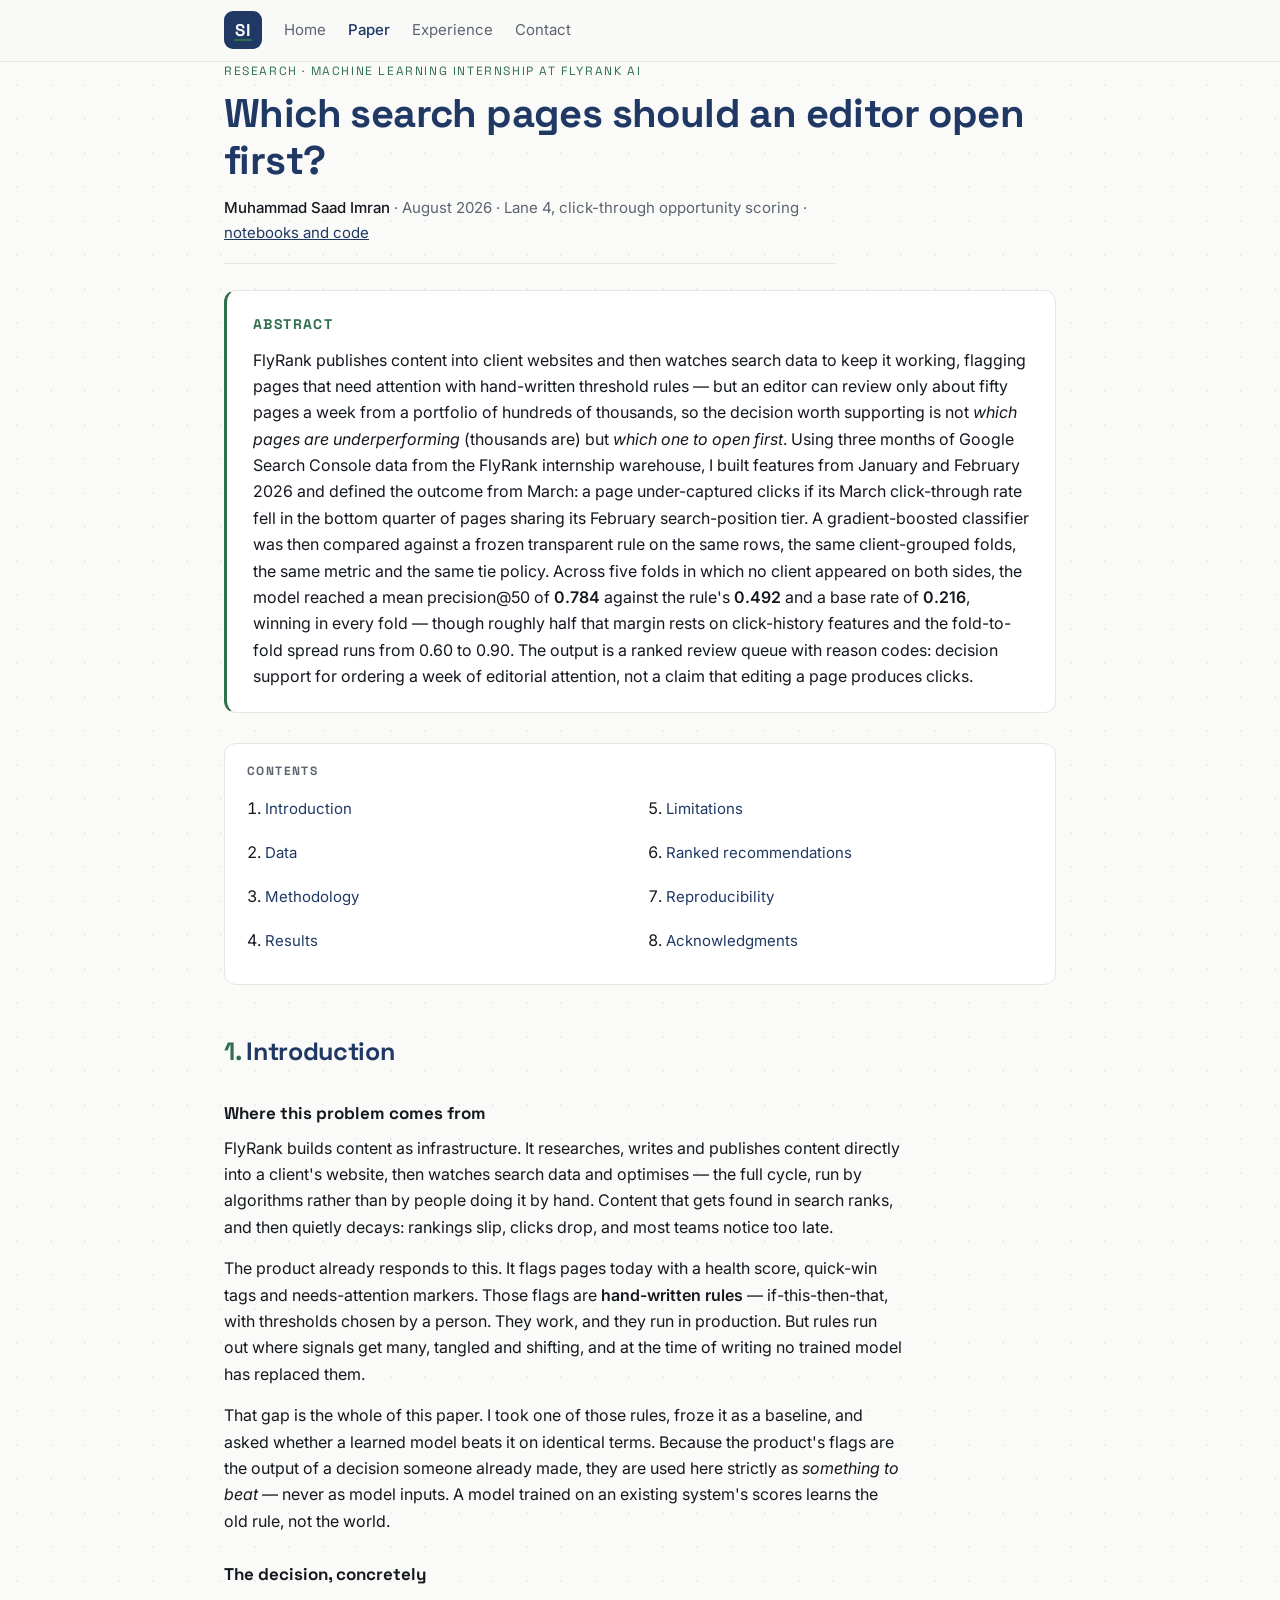
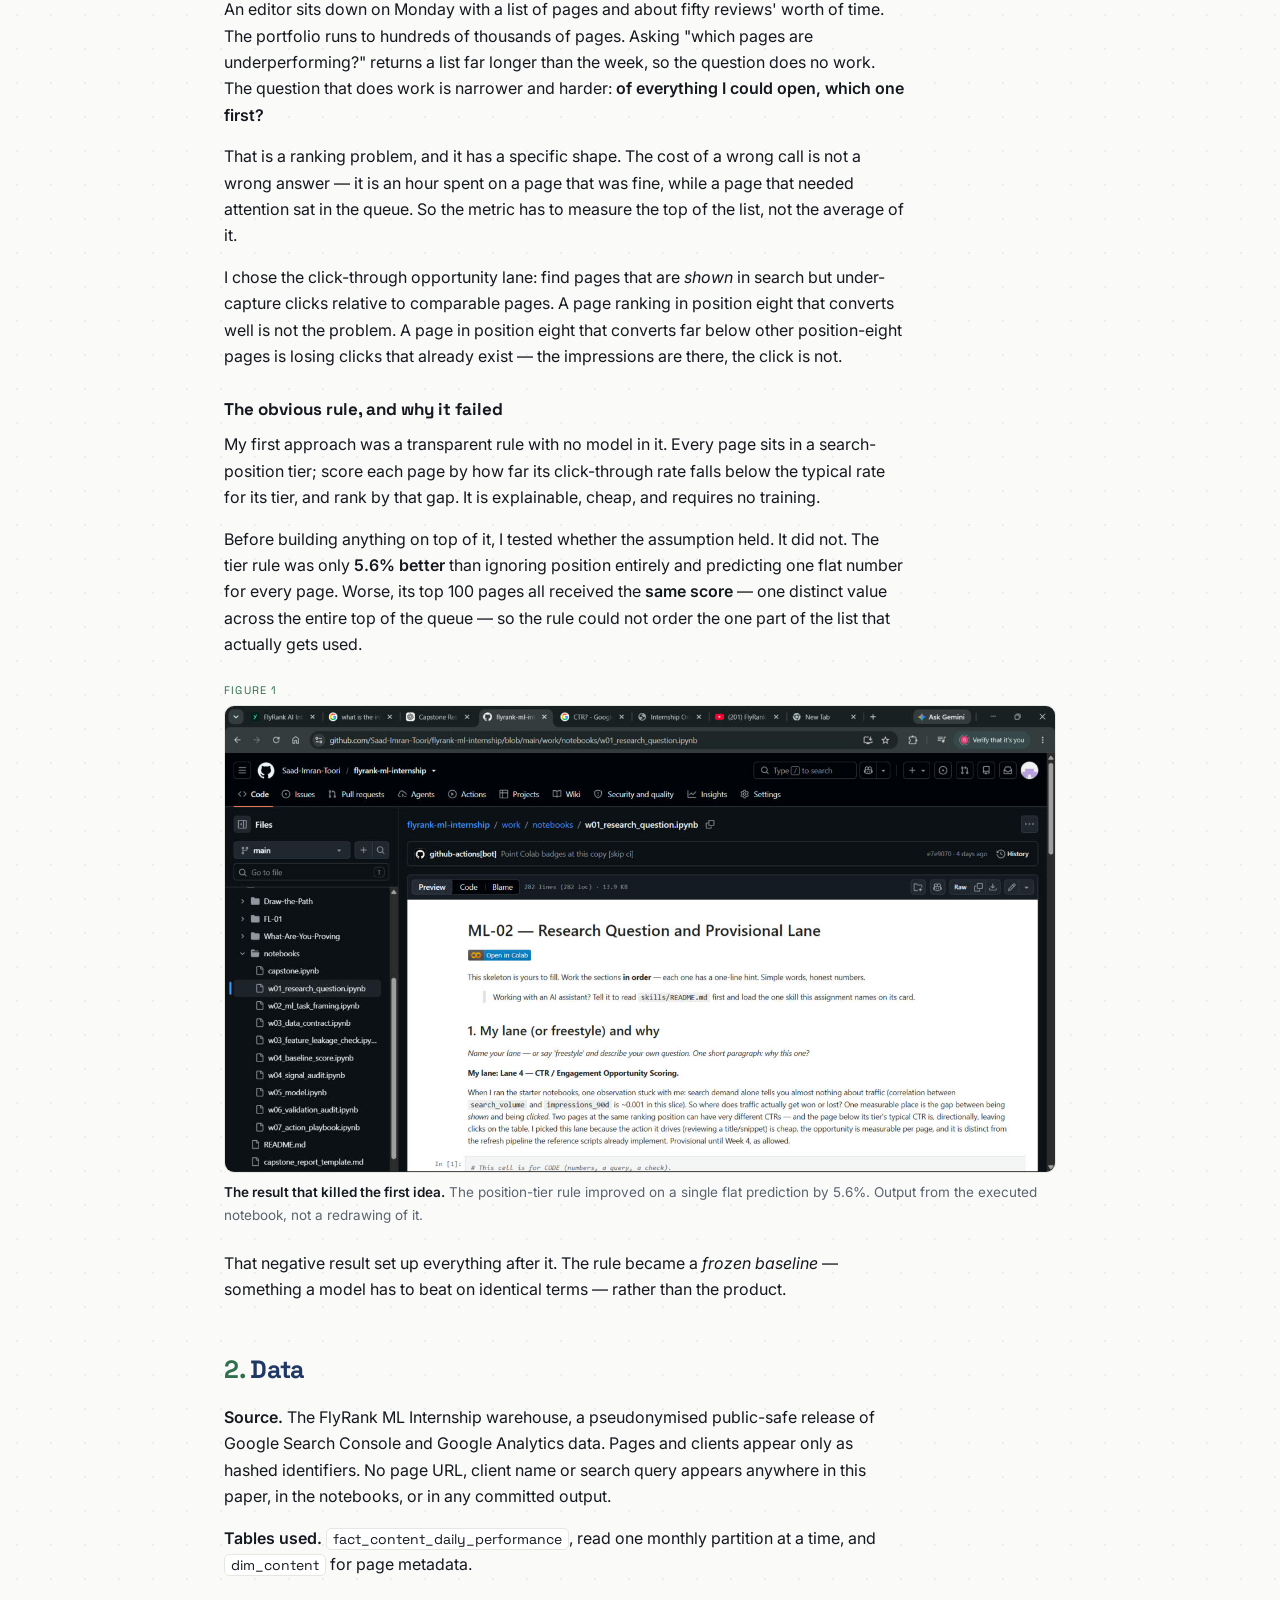
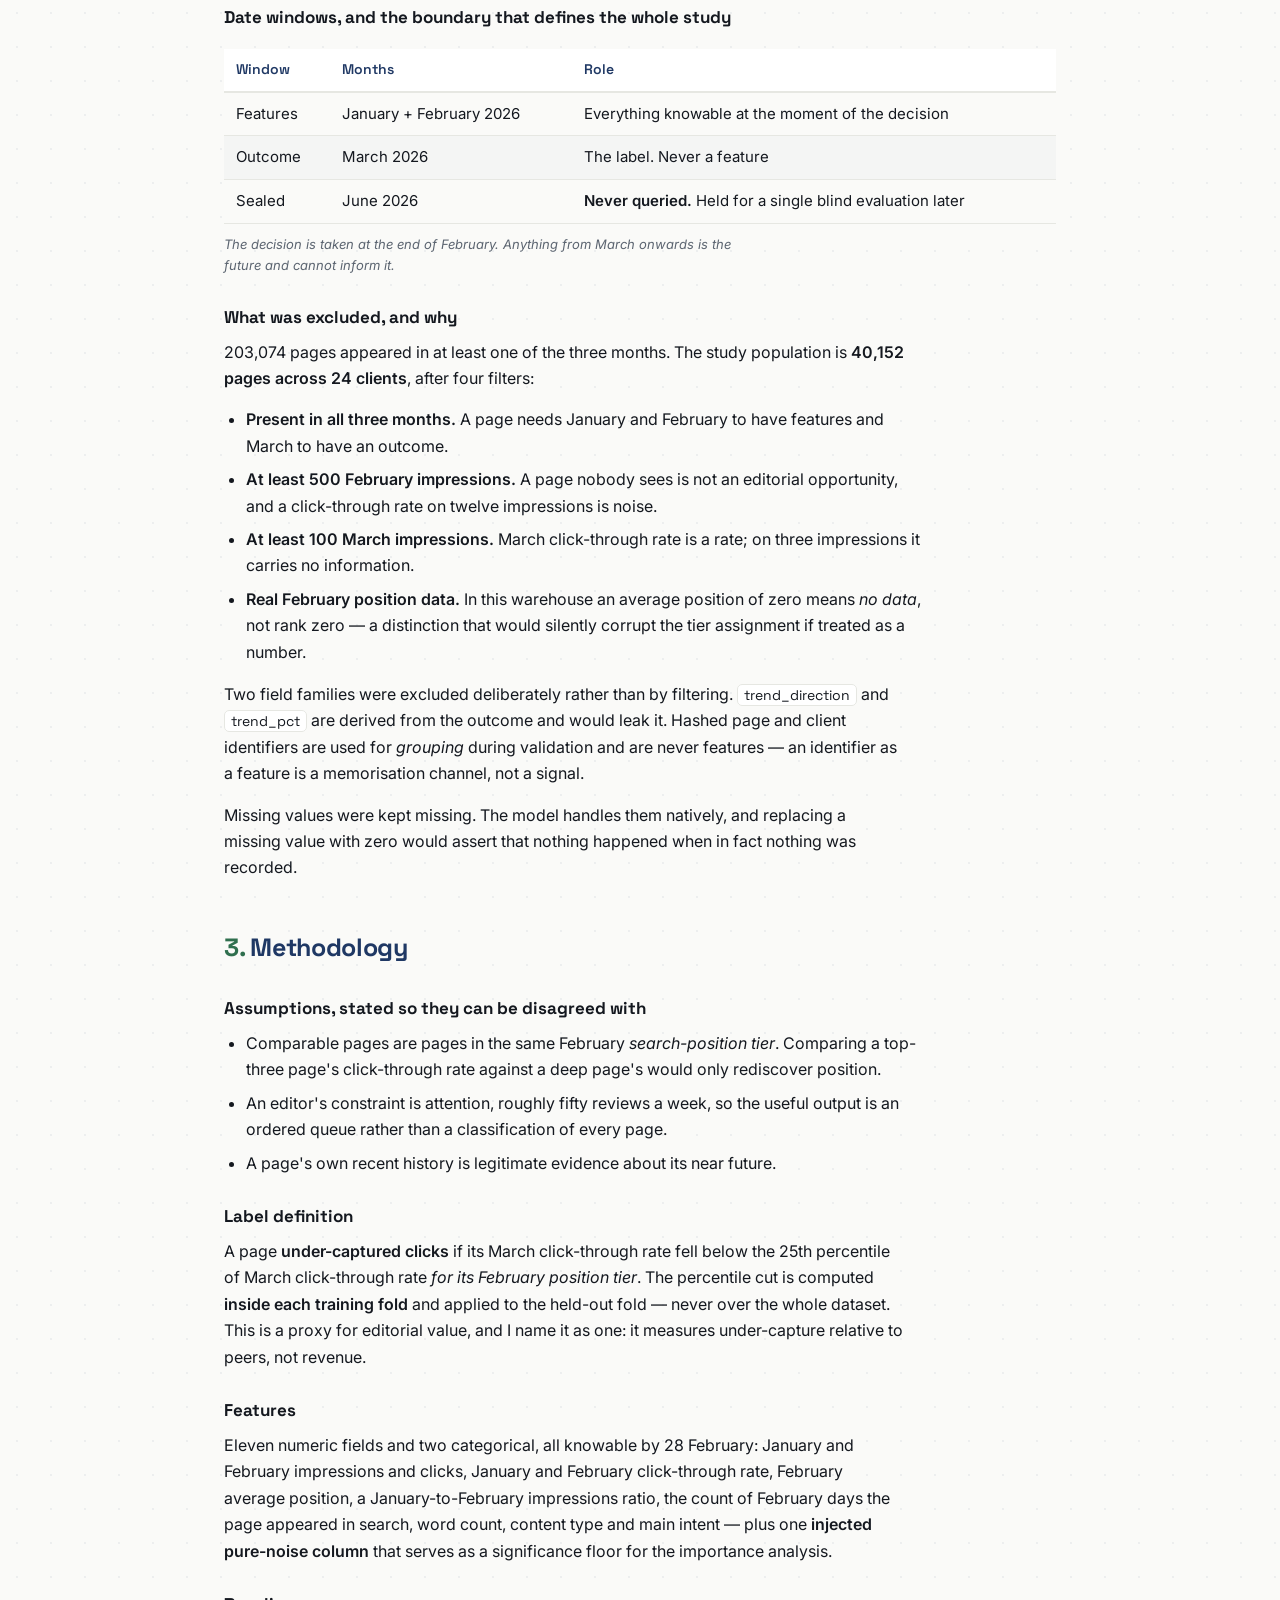
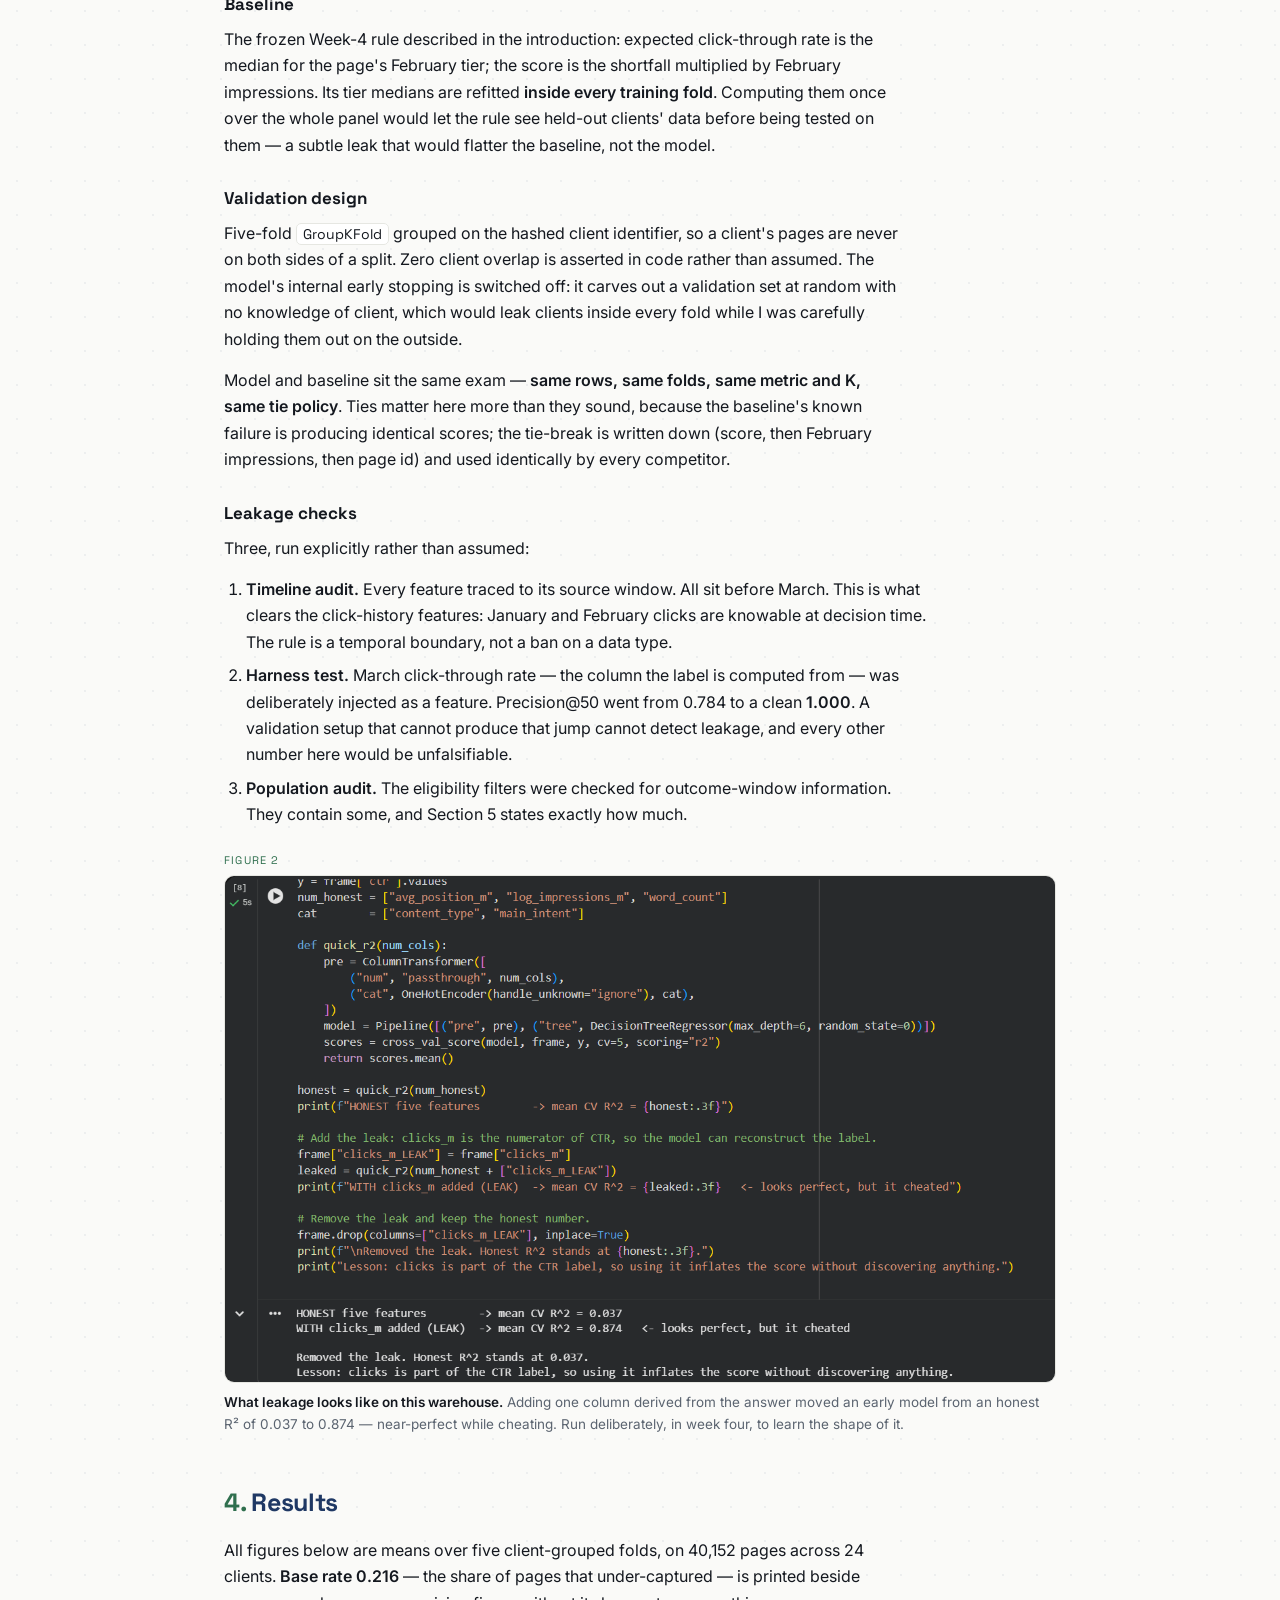
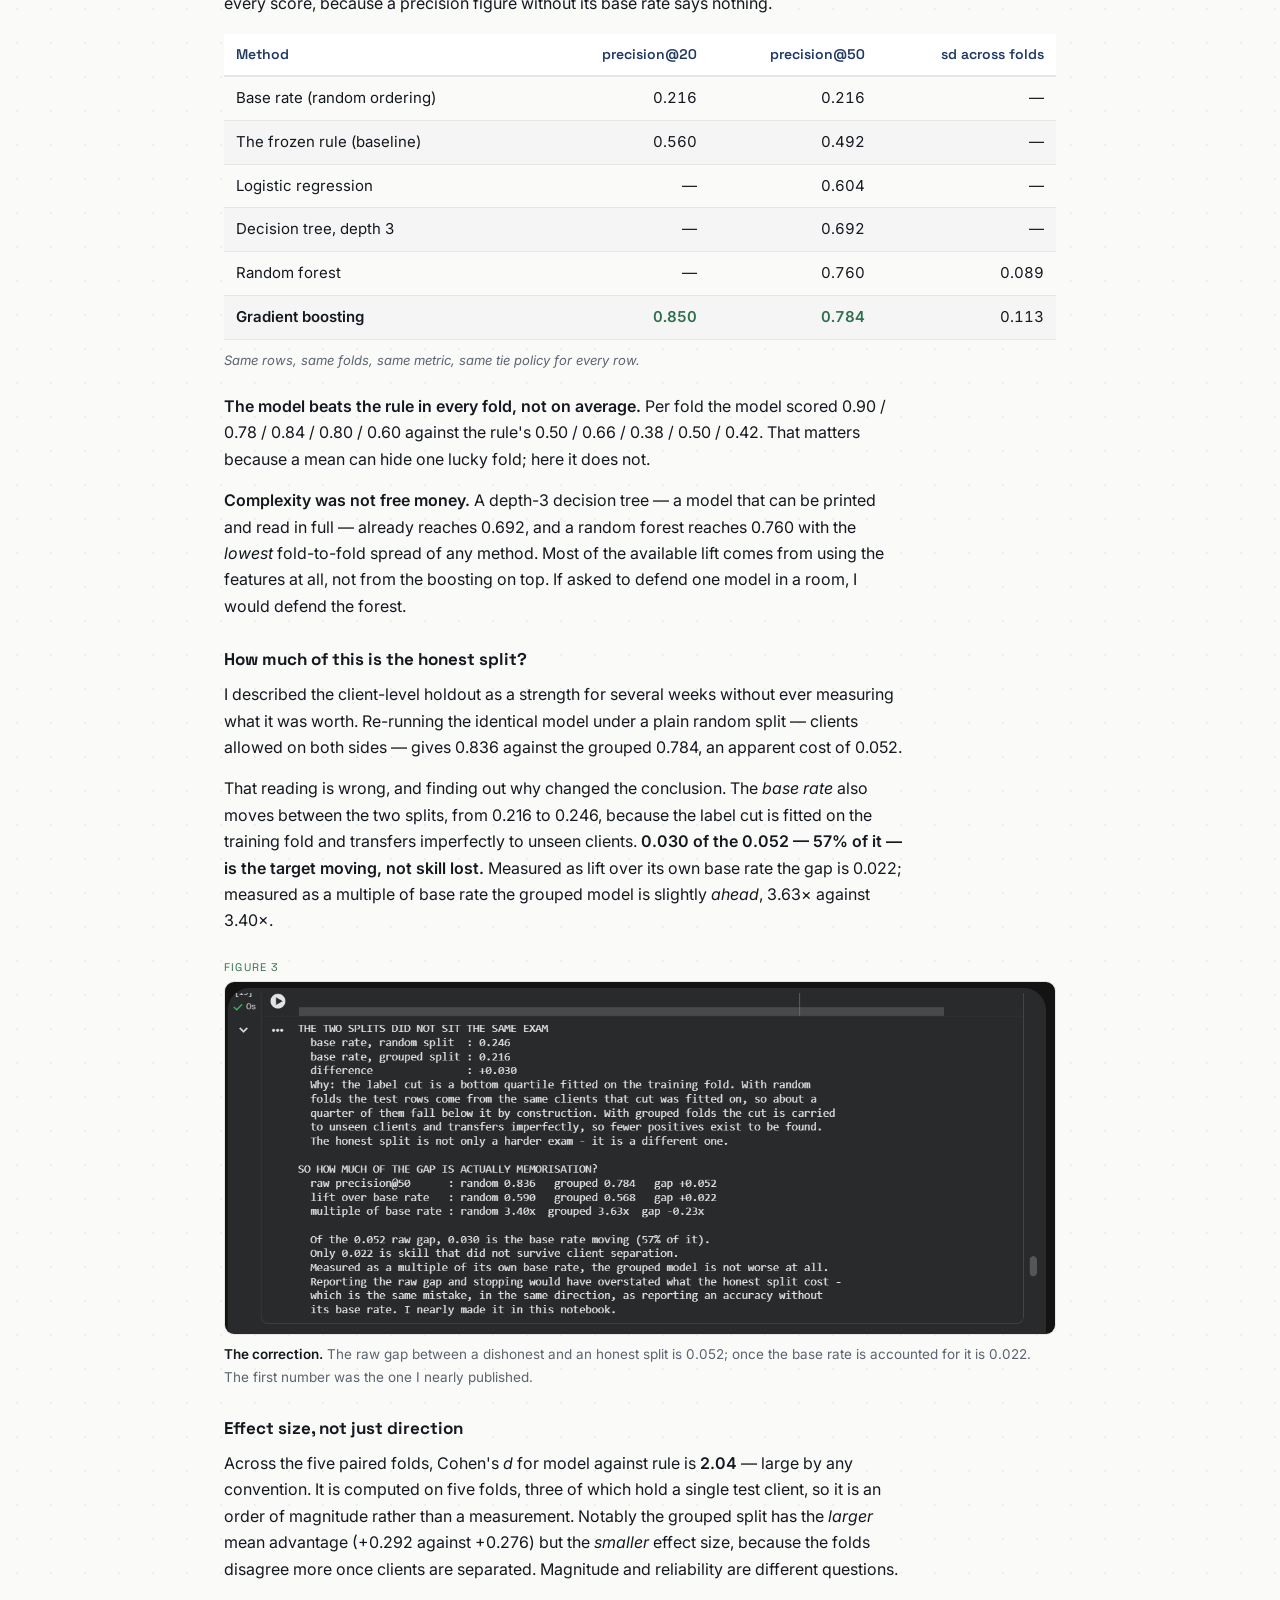
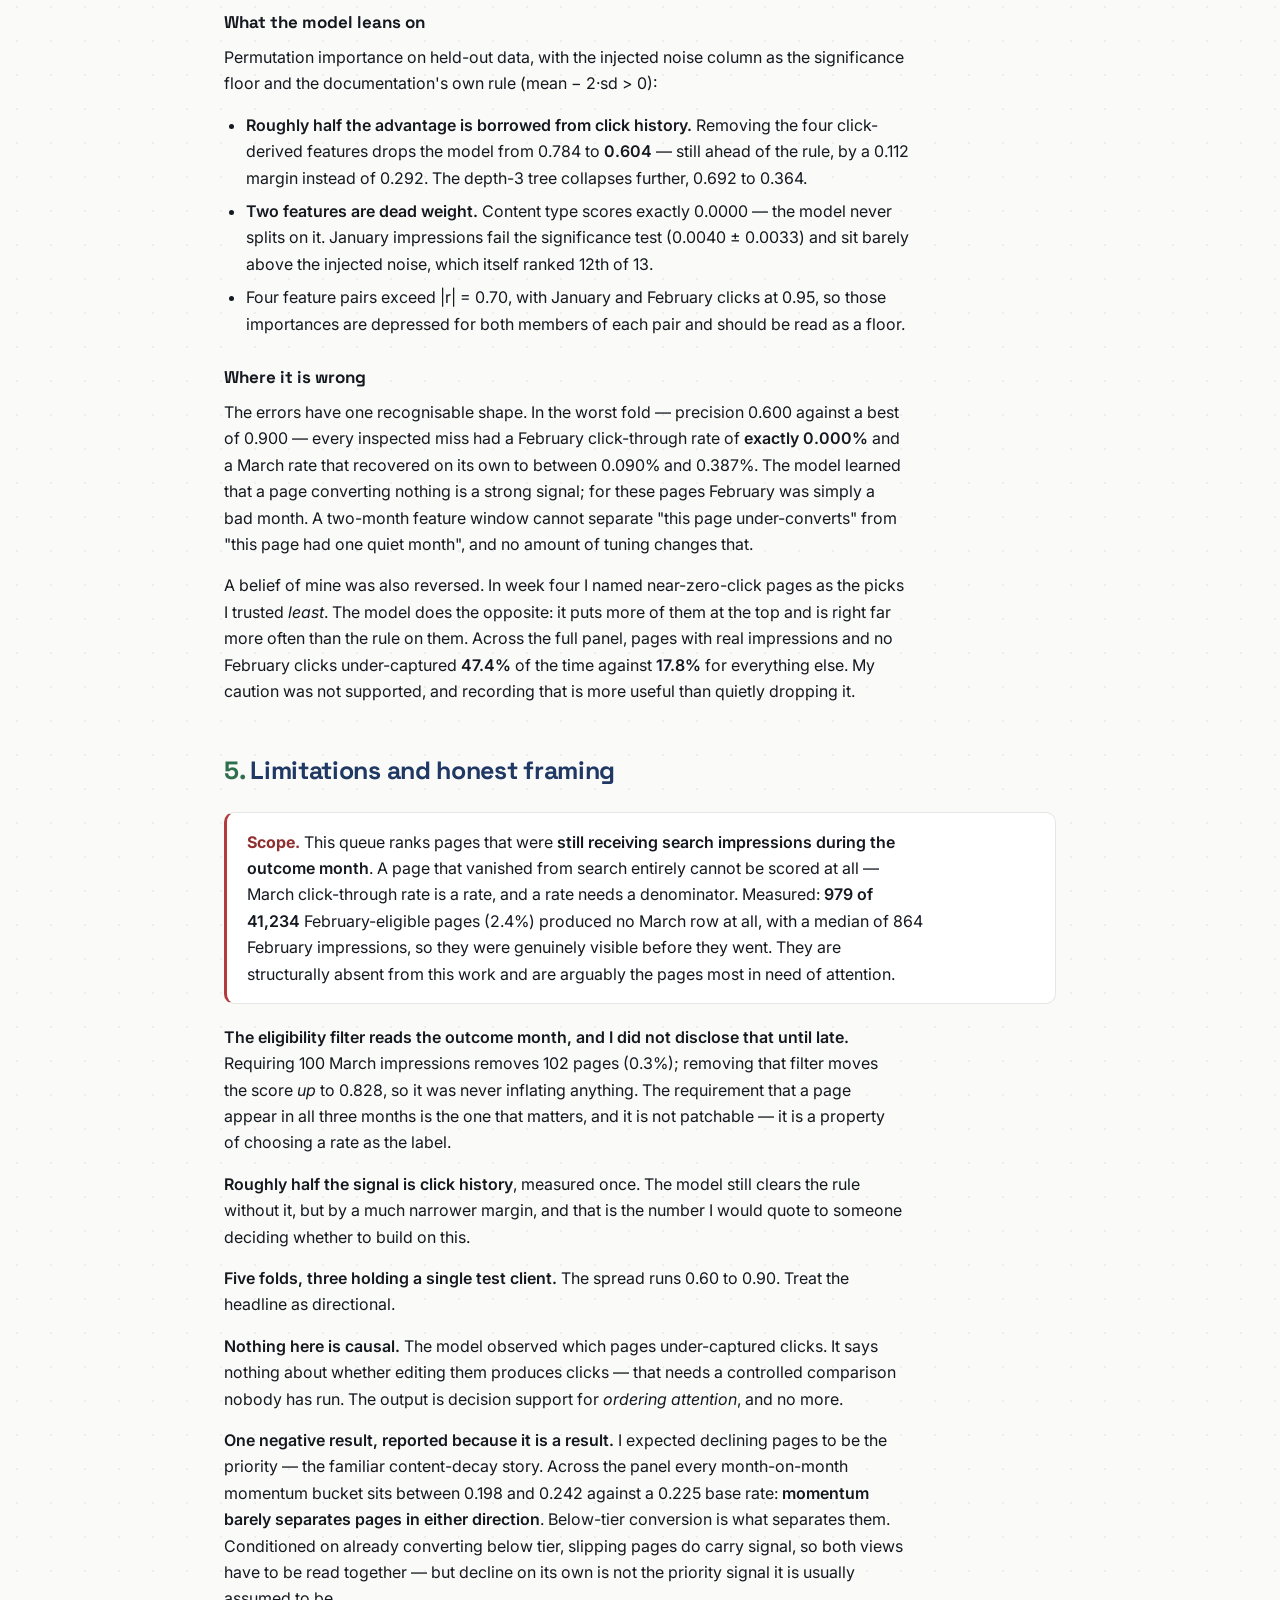
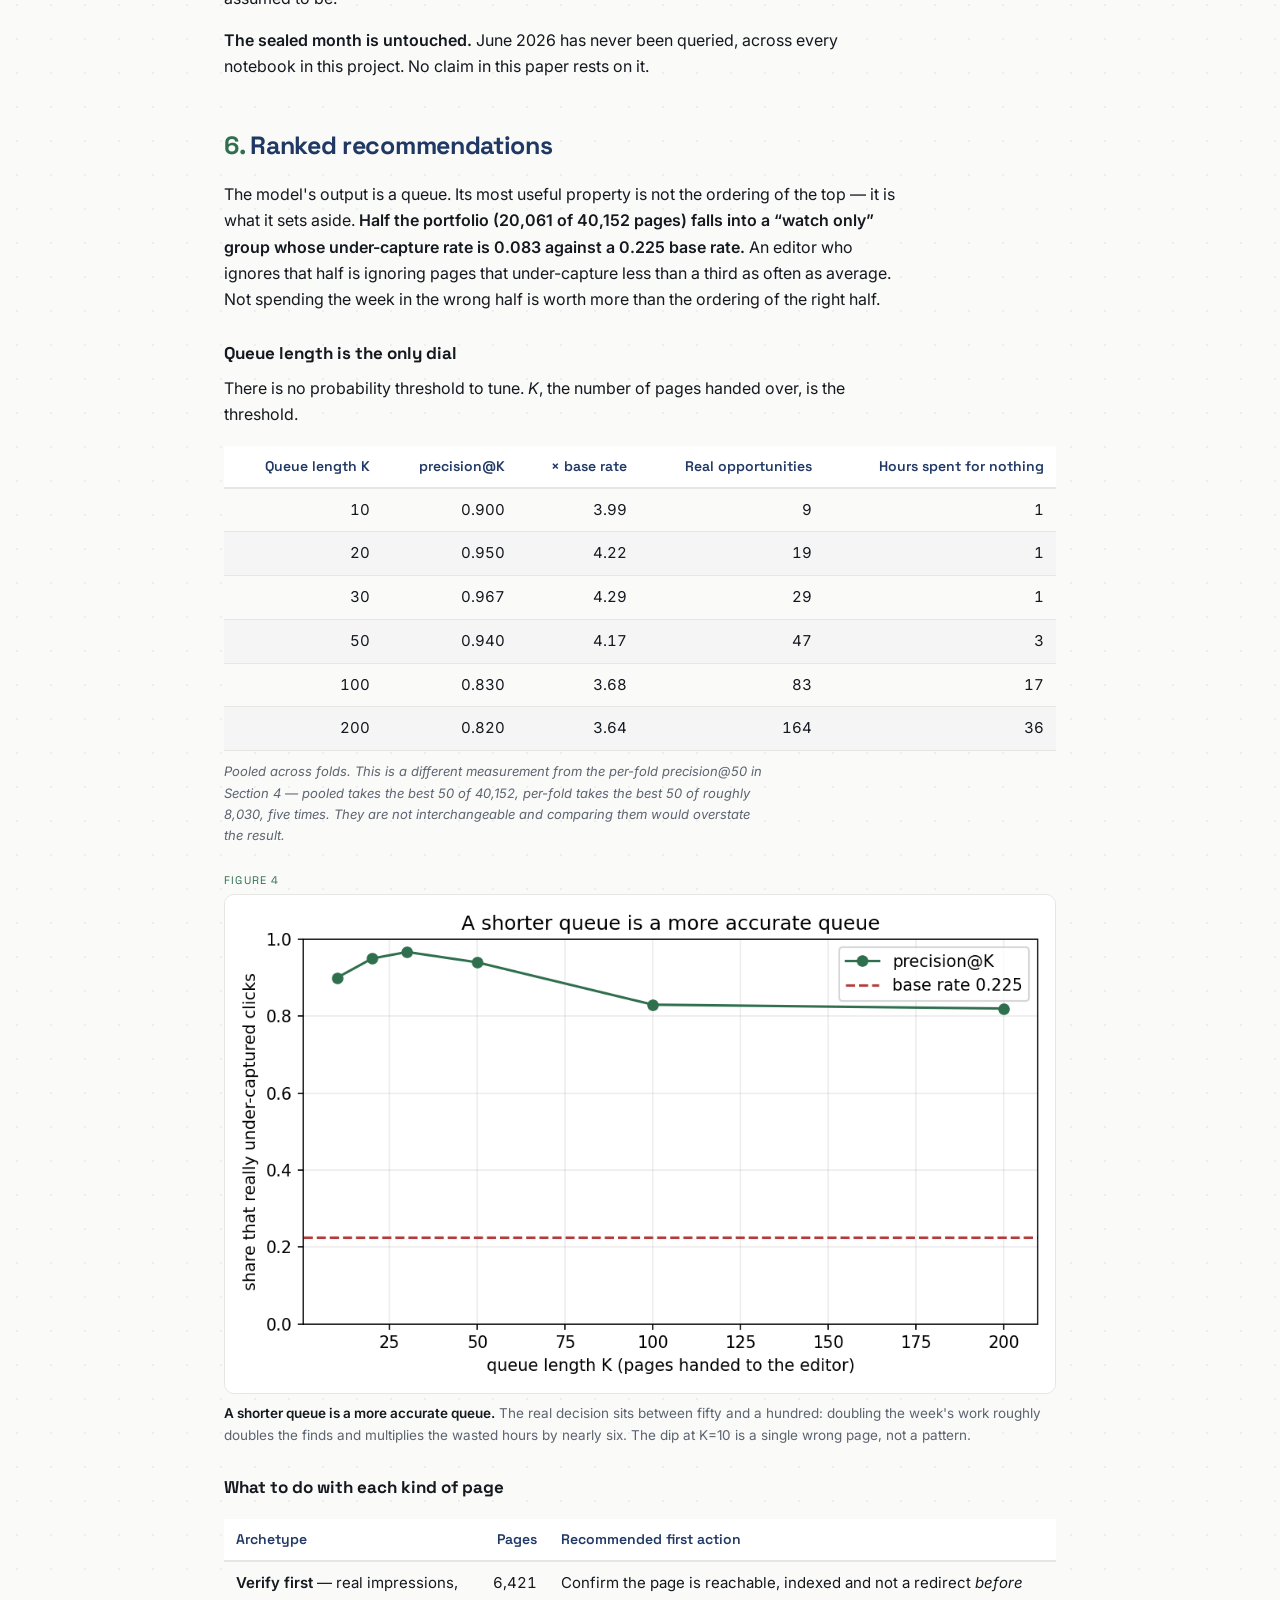
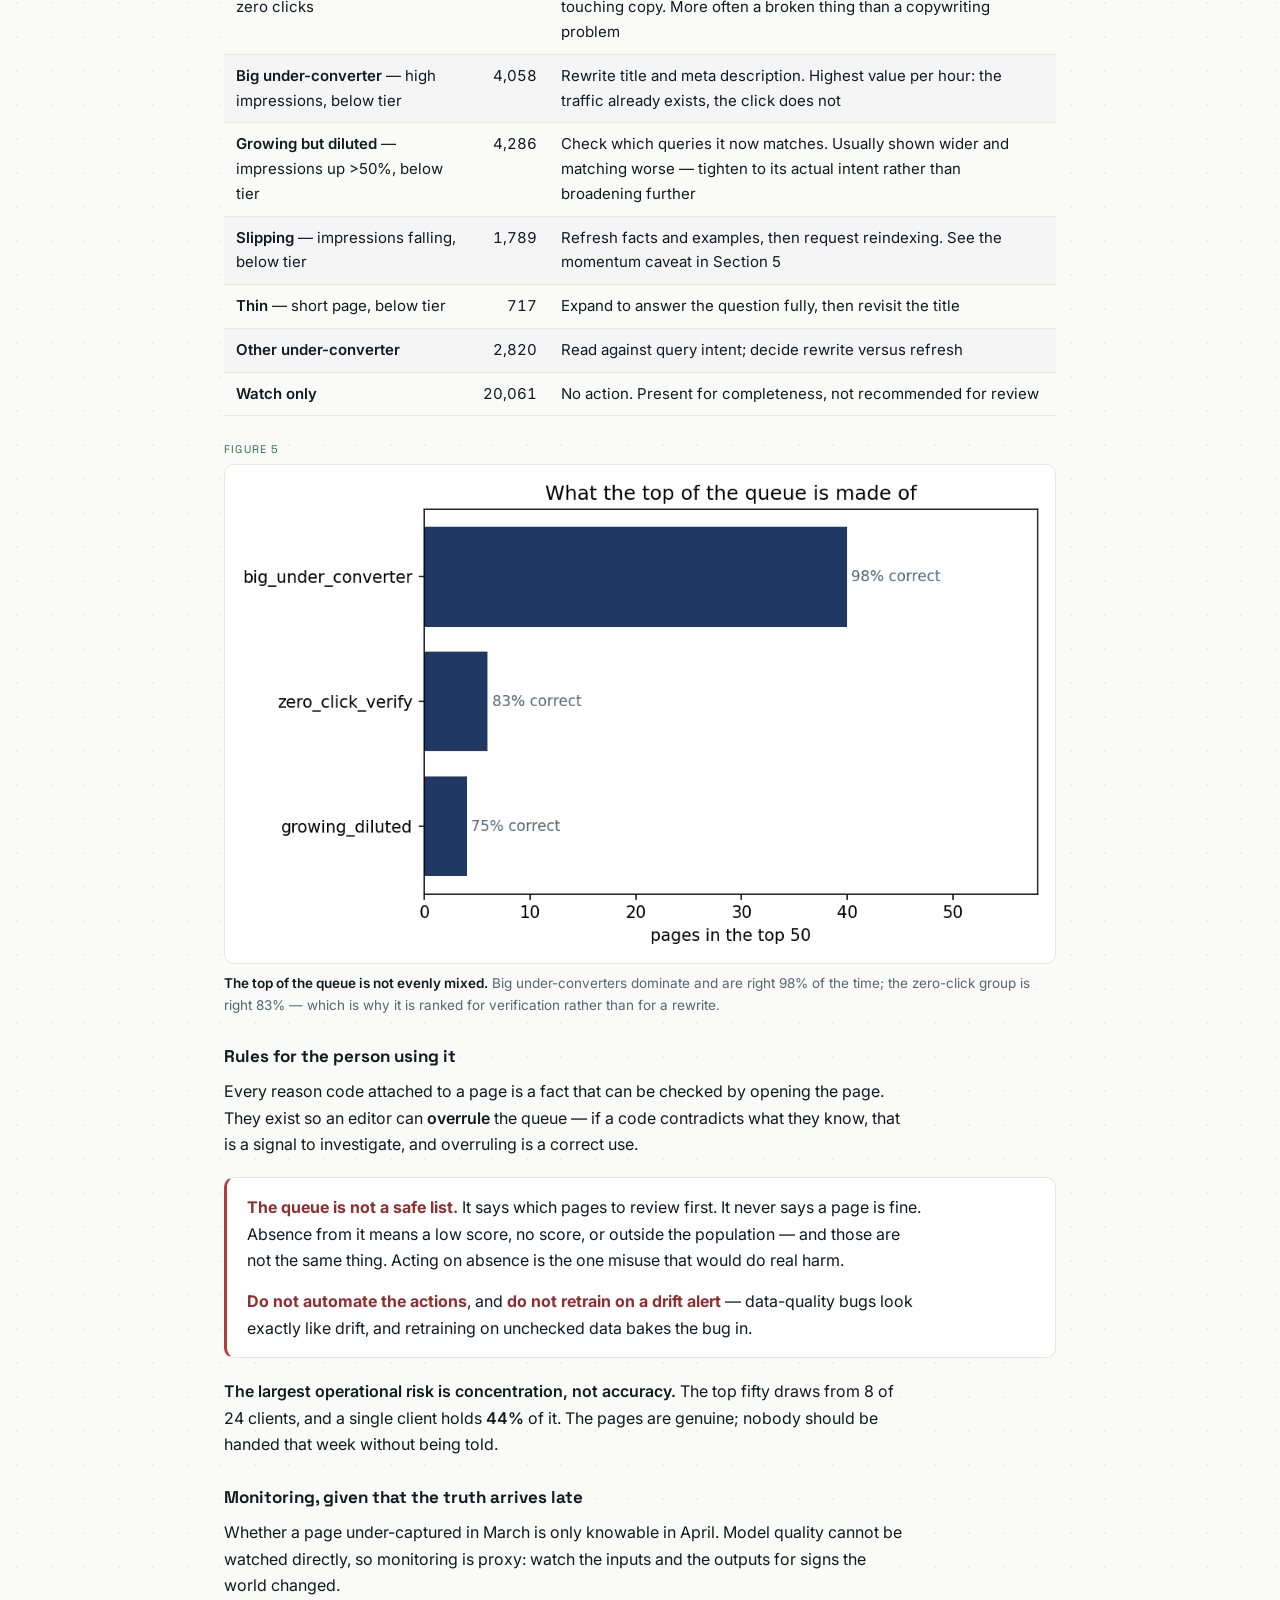
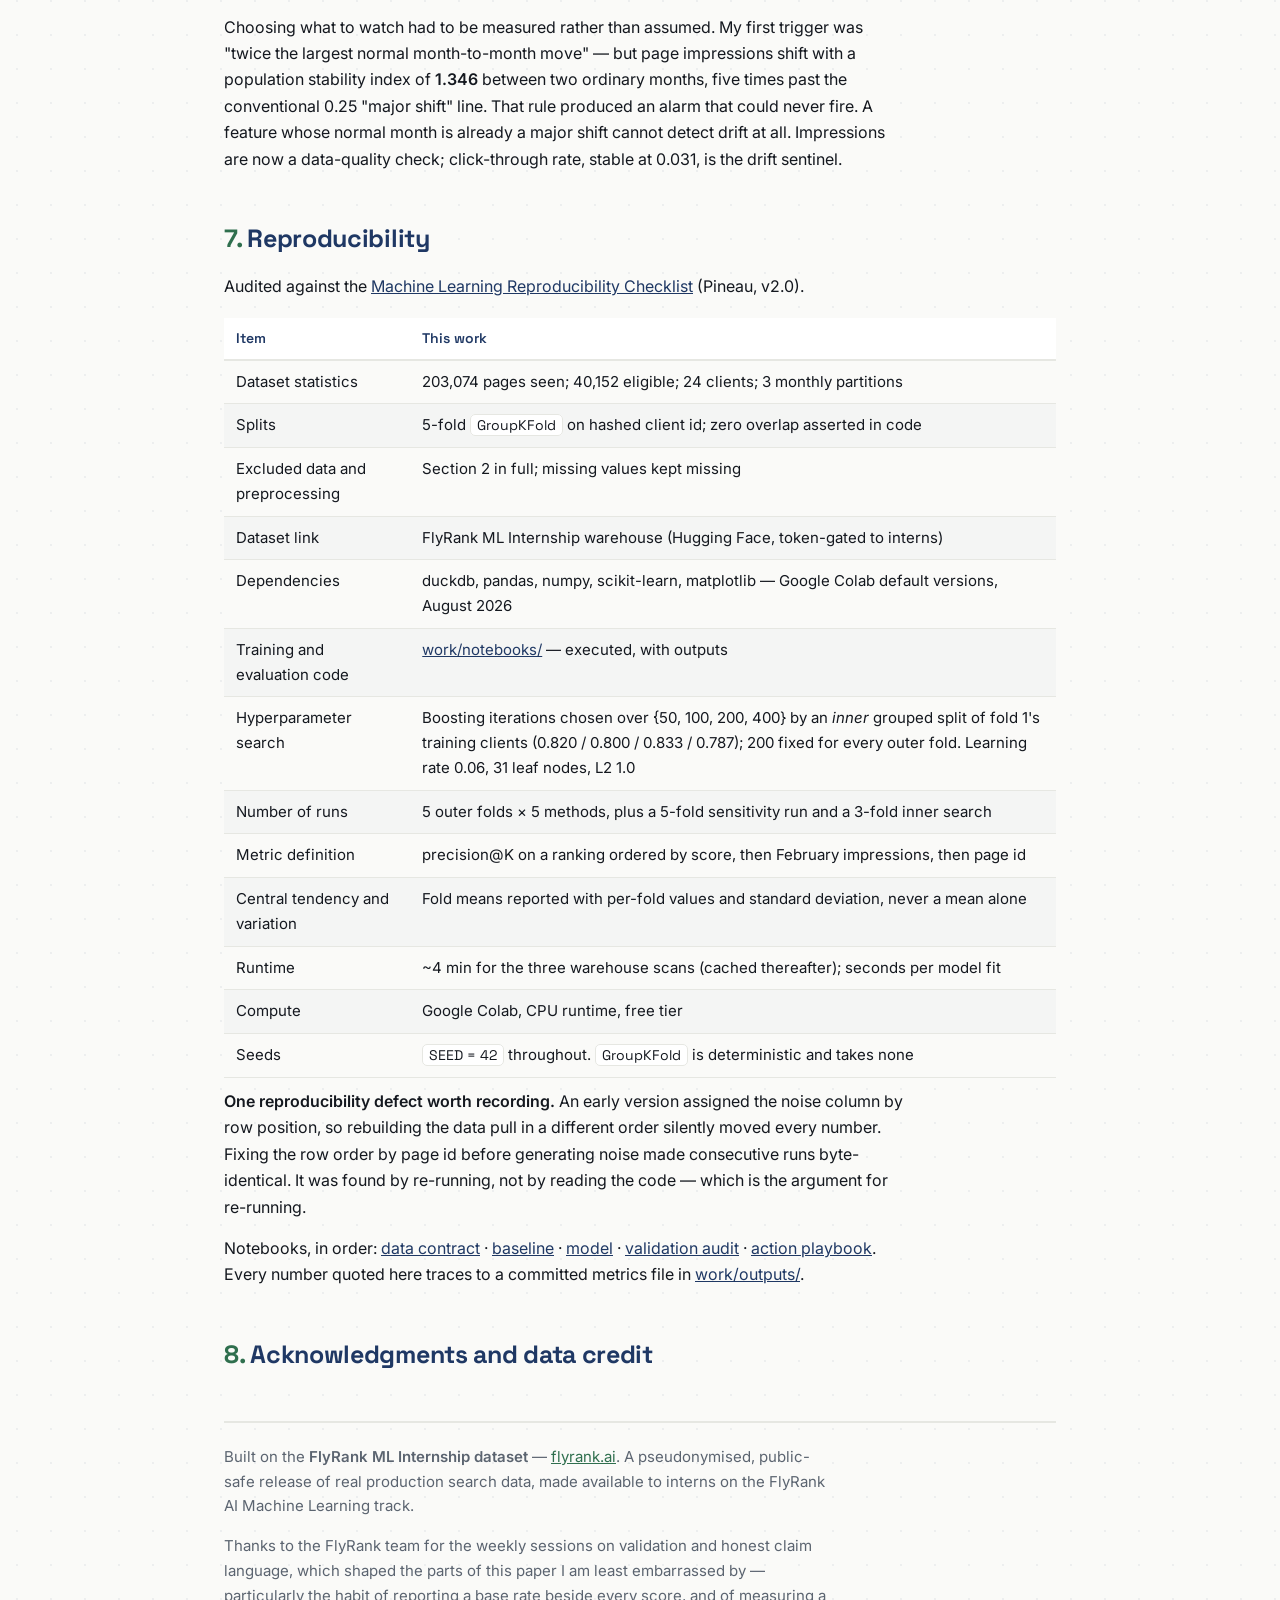
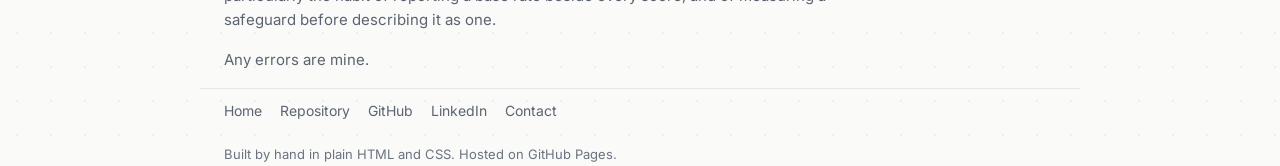
<file: paper.html>
<!DOCTYPE html>
<html lang="en">
<head>
<meta charset="UTF-8">
<meta name="viewport" content="width=device-width, initial-scale=1.0">
<title>Which search pages should an editor open first? — Muhammad Saad Imran</title>
<meta name="description" content="A ranked review queue for pages that under-capture clicks in search. Model vs a frozen baseline on client-grouped folds, with the limitations stated up front.">
<meta name="author" content="Muhammad Saad Imran">
<link rel="canonical" href="https://saad-imran-toori.github.io/paper.html">

<!-- Social-share preview. Added in Week 7 (Break Your Own Site). Before this, pasting a
     link to any page of this site into WhatsApp, LinkedIn or Slack produced a bare URL:
     no title, no description, no image. -->
<meta property="og:type" content="website">
<meta property="og:site_name" content="Muhammad Saad Imran">
<meta property="og:locale" content="en_GB">
<meta property="og:url" content="https://saad-imran-toori.github.io/paper.html">
<meta property="og:title" content="Which search pages should an editor open first?">
<meta property="og:description" content="A ranked review queue for pages that under-capture clicks in search. Model vs a frozen baseline on client-grouped folds, with the limitations stated up front.">
<meta property="og:image" content="https://saad-imran-toori.github.io/og-image.png">
<meta property="og:image:type" content="image/png">
<meta property="og:image:width" content="1200">
<meta property="og:image:height" content="630">
<meta property="og:image:alt" content="Muhammad Saad Imran — AI that answers only from your documents, and says “no match” instead of guessing.">
<meta name="twitter:card" content="summary_large_image">
<meta name="twitter:title" content="Which search pages should an editor open first?">
<meta name="twitter:description" content="A ranked review queue for pages that under-capture clicks in search. Model vs a frozen baseline on client-grouped folds, with the limitations stated up front.">
<meta name="twitter:image" content="https://saad-imran-toori.github.io/og-image.png">
<meta name="twitter:image:alt" content="Muhammad Saad Imran — AI that answers only from your documents, and says “no match” instead of guessing.">
<link rel="icon" type="image/png" href="favicon.png">
<link rel="preconnect" href="https://fonts.googleapis.com">
<link rel="preconnect" href="https://fonts.gstatic.com" crossorigin>
<link href="https://fonts.googleapis.com/css2?family=Space+Grotesk:wght@500;700&family=Inter:wght@400;500;600&display=swap" rel="stylesheet">

<!-- All styling is inline on purpose. This page is deployed in two places - my
     portfolio site and the internship repo - and a self-contained file cannot
     drift between them the way two linked stylesheets could. -->
<style>
:root{
  --navy:#1F3864; --ink:#14181F; --paper:#FAFAF8;
  --accent:#2F6F4E; --line:#E6E7E2; --muted:#5b6470;
}
*{ box-sizing:border-box; margin:0; padding:0; }
body{
  background:var(--paper); color:var(--ink);
  font-family:'Inter',system-ui,-apple-system,sans-serif; line-height:1.65;
  background-image:radial-gradient(rgba(31,56,100,.06) 1px, transparent 1px);
  background-size:34px 34px;
}
h1,h2,h3,.mono{ font-family:'Space Grotesk','Inter',sans-serif; }
.wrap{ max-width:880px; margin:0 auto; padding:0 24px; }

header{ border-bottom:1px solid var(--line); background:rgba(250,250,248,.9); }
/* SCOPED to the top bar. A bare nav{} also matched <nav class="toc"> and
   <nav class="flinks">, which is why the paper's Contents heading sat BESIDE
   its list, vertically centred, instead of above it. Found on a real phone. */
header nav{ display:flex; flex-wrap:wrap; align-items:center; column-gap:22px; row-gap:2px;
     padding:8px 24px; max-width:880px; margin:0 auto; }
.mark{ width:38px; height:38px; border-radius:9px; background:var(--navy); color:var(--paper);
  display:flex; align-items:center; justify-content:center; font-family:'Space Grotesk',sans-serif;
  font-weight:700; font-size:17px; letter-spacing:1px; position:relative; flex:none; text-decoration:none; }
.mark::after{ content:""; position:absolute; bottom:8px; left:10px; right:10px; height:2px;
  border-radius:2px; background:var(--accent); }
header nav a.link{ color:var(--muted); text-decoration:none; font-size:15px; padding:10px 0; }
header nav a.link:hover{ color:var(--navy); }
header nav a.link[aria-current="page"]{ color:var(--navy); font-weight:500; }
header nav .spacer{ margin-left:auto; }

main{ padding:52px 0 40px; counter-reset:sec; }
h1{ font-size:clamp(27px,5.2vw,40px); color:var(--navy); letter-spacing:-.6px; line-height:1.18; margin-bottom:12px; }
h2{ font-size:clamp(20px,3.6vw,25px); color:var(--navy); margin:46px 0 14px; letter-spacing:-.3px; scroll-margin-top:70px; }
h2.num{ counter-increment:sec; }
h2.num::before{ content:counter(sec) ". "; color:var(--accent); font-weight:700; }
h3{ font-size:17px; color:var(--ink); margin:26px 0 8px; }
p{ margin-bottom:15px; max-width:68ch; }
ul,ol{ margin:0 0 16px 22px; max-width:68ch; } li{ margin-bottom:7px; }
a{ color:var(--navy); }
strong{ font-weight:600; }
.kicker{ font-family:'Space Grotesk',sans-serif; font-size:12px; letter-spacing:1.6px;
  text-transform:uppercase; color:var(--accent); margin-bottom:8px; }
.mono{ font-size:14px; background:#fff; border:1px solid var(--line); border-radius:5px; padding:1px 6px; }

.byline{ font-size:15px; color:var(--muted); padding-bottom:18px; border-bottom:1px solid var(--line); }
.byline strong{ color:var(--ink); font-weight:500; }

.abstract{ background:#fff; border:1px solid var(--line); border-left:3px solid var(--accent);
  border-radius:12px; padding:22px 26px; margin:26px 0 30px; }
.abstract h2{ margin:0 0 10px; font-size:14px; letter-spacing:1.4px; text-transform:uppercase;
  color:var(--accent); }
.abstract p{ margin:0; max-width:none; }

.toc ol a{ display:inline-block; padding:6px 0; }
.toc{ border:1px solid var(--line); border-radius:12px; padding:18px 22px; margin-bottom:30px; background:#fff; }
.toc h2{ margin:0 0 10px; font-size:12px; letter-spacing:1.4px; text-transform:uppercase; color:var(--muted); }
.toc ol{ margin:0 0 0 18px; columns:2; column-gap:34px; max-width:none; }
.toc a{ color:var(--navy); text-decoration:none; font-size:15px; }
.toc a:hover{ text-decoration:underline; }
@media (max-width:620px){ .toc ol{ columns:1; } }

/* A 4- and a 5-column table cannot shrink below ~400px. Rather than crush the
   numbers, let the table scroll sideways inside its own box - the page itself
   never scrolls sideways. */
.tscroll{ overflow-x:auto; -webkit-overflow-scrolling:touch; margin:18px 0 10px; }
.tscroll table{ margin:0; }
/* Scrolling the table sideways solved the overflow but created a new problem, found
   on the phone AFTER the fix: scroll right to read a number and the row label has
   gone. So the first column pins to the left edge while the numbers slide under it.
   The backgrounds have to be opaque and match the row stripe exactly, or the
   scrolled cells show through the pinned one. */
.tscroll tbody tr:nth-child(odd){ background:var(--paper); }
.tscroll tbody tr:nth-child(even){ background:#F4F5F4; }
.tscroll thead th:first-child{
  position:sticky; left:0; z-index:3; background:#fff;
  box-shadow:1px 0 0 var(--line);
}
.tscroll tbody tr:nth-child(odd) > :first-child{ background:var(--paper); }
.tscroll tbody tr:nth-child(even) > :first-child{ background:#F4F5F4; }
.tscroll tbody > tr > :first-child{
  position:sticky; left:0; z-index:2; box-shadow:1px 0 0 var(--line);
}
table{ width:100%; border-collapse:collapse; margin:18px 0 10px; font-size:15px; }
th,td{ text-align:left; padding:9px 12px; border-bottom:1px solid var(--line); vertical-align:top; }
thead th{ background:#fff; color:var(--navy); font-weight:600; font-size:14px;
  border-bottom:2px solid var(--line); font-family:'Space Grotesk',sans-serif; }
tbody tr:nth-child(even){ background:rgba(31,56,100,.025); }
td.n,th.n{ text-align:right; font-variant-numeric:tabular-nums; }
.win{ color:var(--accent); font-weight:600; }
.tnote{ font-size:13px; color:var(--muted); font-style:italic; margin:0 0 22px; }

figure{ margin:24px 0; }
/* height:auto is REQUIRED now that the <img> tags carry intrinsic width/height
   attributes - without it the attribute height wins over the aspect ratio and
   every figure stretches. The attributes are what stop the page jumping while
   images load; height:auto is what keeps them undistorted. */
figure a{ display:block; }
figure img{ width:100%; height:auto; border:1px solid var(--line); border-radius:10px; display:block; }
figcaption{ font-size:13.5px; color:var(--muted); margin-top:8px; }
figcaption b{ color:var(--ink); font-weight:600; }
.flabel{ font-family:'Space Grotesk',sans-serif; font-size:11px; letter-spacing:1.2px;
  text-transform:uppercase; color:var(--accent); display:block; margin-bottom:5px; }

.note{ border:1px solid var(--line); border-left:3px solid #b23b3b; background:#fff;
  border-radius:10px; padding:16px 20px; margin:20px 0; }
.note p:last-child{ margin-bottom:0; }
.note b{ color:#8f2f2f; }

.credit{ border-top:2px solid var(--line); margin-top:46px; padding-top:22px; font-size:15px; color:var(--muted); }
.credit a{ color:var(--accent); }

footer{ border-top:1px solid var(--line); margin-top:50px; padding:22px 0 40px; font-size:14px; color:var(--muted); }
.flinks{ display:flex; flex-wrap:wrap; gap:18px; margin-bottom:12px; }
.flinks a{ color:var(--muted); text-decoration:none; font-size:14px; padding:10px 0; }
.flinks a:hover{ color:var(--navy); text-decoration:underline; }
.fnote{ margin:0; font-size:13px; color:#6b7280; }

@media print{
  header,footer,.toc{ display:none; }
  body{ background:#fff; background-image:none; }
  figure img{ max-height:9cm; object-fit:contain; }
}
</style>
</head>
<body>

<header>
  <nav>
    <a class="mark" href="index.html" aria-label="Home">SI</a>
    <a class="link" href="index.html">Home</a>
    <a class="link" href="paper.html" aria-current="page">Paper</a>
    <a class="link" href="index.html#experience">Experience</a>
    <a class="link" href="index.html#contact">Contact</a>
  </nav>
</header>

<main class="wrap">

  <p class="kicker">Research · Machine Learning internship at FlyRank AI</p>
  <h1>Which search pages should an editor open first?</h1>
  <p class="byline"><strong>Muhammad Saad Imran</strong> &middot; August 2026 &middot;
  Lane 4, click-through opportunity scoring &middot;
  <a href="https://github.com/Saad-Imran-Toori/flyrank-ml-internship">notebooks and code</a></p>

  <!-- ===================== ABSTRACT ===================== -->
  <div class="abstract">
    <h2>Abstract</h2>
    <p>FlyRank publishes content into client websites and then watches search data to keep it
    working, flagging pages that need attention with hand-written threshold rules &mdash; but an
    editor can review only about fifty pages a week from a portfolio of hundreds of thousands, so
    the decision worth supporting is not <em>which pages are underperforming</em> (thousands are)
    but <em>which one to open first</em>. Using three months of Google Search Console data
    from the FlyRank internship warehouse, I built features from January and February 2026 and defined
    the outcome from March: a page under-captured clicks if its March click-through rate fell in the
    bottom quarter of pages sharing its February search-position tier. A gradient-boosted classifier
    was then compared against a frozen transparent rule on the same rows, the same client-grouped
    folds, the same metric and the same tie policy. Across five folds in which no client appeared on
    both sides, the model reached a mean precision@50 of <strong>0.784</strong> against the rule's
    <strong>0.492</strong> and a base rate of <strong>0.216</strong>, winning in every fold &mdash;
    though roughly half that margin rests on click-history features and the fold-to-fold spread runs
    from 0.60 to 0.90. The output is a ranked review queue with reason codes: decision support for
    ordering a week of editorial attention, not a claim that editing a page produces clicks.</p>
  </div>

  <nav class="toc" aria-label="Contents">
    <h2>Contents</h2>
    <ol>
      <li><a href="#intro">Introduction</a></li>
      <li><a href="#data">Data</a></li>
      <li><a href="#method">Methodology</a></li>
      <li><a href="#results">Results</a></li>
      <li><a href="#limits">Limitations</a></li>
      <li><a href="#recs">Ranked recommendations</a></li>
      <li><a href="#repro">Reproducibility</a></li>
      <li><a href="#credit">Acknowledgments</a></li>
    </ol>
  </nav>

  <!-- ===================== 1. INTRODUCTION ===================== -->
  <h2 class="num" id="intro">Introduction</h2>

  <h3>Where this problem comes from</h3>

  <p>FlyRank builds content as infrastructure. It researches, writes and publishes content directly
  into a client's website, then watches search data and optimises &mdash; the full cycle, run by
  algorithms rather than by people doing it by hand. Content that gets found in search ranks, and
  then quietly decays: rankings slip, clicks drop, and most teams notice too late.</p>

  <p>The product already responds to this. It flags pages today with a health score, quick-win tags
  and needs-attention markers. Those flags are <strong>hand-written rules</strong> &mdash;
  if-this-then-that, with thresholds chosen by a person. They work, and they run in production. But
  rules run out where signals get many, tangled and shifting, and at the time of writing no trained
  model has replaced them.</p>

  <p>That gap is the whole of this paper. I took one of those rules, froze it as a baseline, and
  asked whether a learned model beats it on identical terms. Because the product's flags are the
  output of a decision someone already made, they are used here strictly as <em>something to beat</em>
  &mdash; never as model inputs. A model trained on an existing system's scores learns the old rule,
  not the world.</p>

  <h3>The decision, concretely</h3>

  <p>An editor sits down on Monday with a list of pages and about fifty reviews' worth of time. The
  portfolio runs to hundreds of thousands of pages. Asking "which pages are underperforming?" returns
  a list far longer than the week, so the question does no work. The question that does work is
  narrower and harder: <strong>of everything I could open, which one first?</strong></p>

  <p>That is a ranking problem, and it has a specific shape. The cost of a wrong call is not a wrong
  answer &mdash; it is an hour spent on a page that was fine, while a page that needed attention sat
  in the queue. So the metric has to measure the top of the list, not the average of it.</p>

  <p>I chose the click-through opportunity lane: find pages that are <em>shown</em> in search but
  under-capture clicks relative to comparable pages. A page ranking in position eight that converts
  well is not the problem. A page in position eight that converts far below other position-eight
  pages is losing clicks that already exist &mdash; the impressions are there, the click is not.</p>

  <h3>The obvious rule, and why it failed</h3>

  <p>My first approach was a transparent rule with no model in it. Every page sits in a search-position
  tier; score each page by how far its click-through rate falls below the typical rate for its tier,
  and rank by that gap. It is explainable, cheap, and requires no training.</p>

  <p>Before building anything on top of it, I tested whether the assumption held. It did not. The
  tier rule was only <strong>5.6% better</strong> than ignoring position entirely and predicting one
  flat number for every page. Worse, its top 100 pages all received the <strong>same score</strong>
  &mdash; one distinct value across the entire top of the queue &mdash; so the rule could not order
  the one part of the list that actually gets used.</p>

  <figure>
    <span class="flabel">Figure 1</span>
    <a href="ml03-lane.jpg" aria-label="Open the full-size image: Executed notebook output showing the position-tier baseline "><img src="ml03-lane.jpg" alt="Executed notebook output showing the position-tier baseline beating a flat prediction by only 5.6 percent." width="1456" height="819" loading="lazy" decoding="async"></a>
    <figcaption><b>The result that killed the first idea.</b> The position-tier rule improved on a
    single flat prediction by 5.6%. Output from the executed notebook, not a redrawing of it.</figcaption>
  </figure>

  <p>That negative result set up everything after it. The rule became a <em>frozen baseline</em> &mdash;
  something a model has to beat on identical terms &mdash; rather than the product.</p>

  <!-- ===================== 2. DATA ===================== -->
  <h2 class="num" id="data">Data</h2>

  <p><strong>Source.</strong> The FlyRank ML Internship warehouse, a pseudonymised public-safe release
  of Google Search Console and Google Analytics data. Pages and clients appear only as hashed
  identifiers. No page URL, client name or search query appears anywhere in this paper, in the
  notebooks, or in any committed output.</p>

  <p><strong>Tables used.</strong> <span class="mono">fact_content_daily_performance</span>, read one
  monthly partition at a time, and <span class="mono">dim_content</span> for page metadata.</p>

  <h3>Date windows, and the boundary that defines the whole study</h3>

  <div class="tscroll"><table>
    <thead><tr><th>Window</th><th>Months</th><th>Role</th></tr></thead>
    <tbody>
      <tr><td>Features</td><td>January + February 2026</td><td>Everything knowable at the moment of the decision</td></tr>
      <tr><td>Outcome</td><td>March 2026</td><td>The label. Never a feature</td></tr>
      <tr><td>Sealed</td><td>June 2026</td><td><strong>Never queried.</strong> Held for a single blind evaluation later</td></tr>
    </tbody>
  </table></div>
  <p class="tnote">The decision is taken at the end of February. Anything from March onwards is the
  future and cannot inform it.</p>

  <h3>What was excluded, and why</h3>

  <p>203,074 pages appeared in at least one of the three months. The study population is
  <strong>40,152 pages across 24 clients</strong>, after four filters:</p>

  <ul>
    <li><strong>Present in all three months.</strong> A page needs January and February to have
    features and March to have an outcome.</li>
    <li><strong>At least 500 February impressions.</strong> A page nobody sees is not an editorial
    opportunity, and a click-through rate on twelve impressions is noise.</li>
    <li><strong>At least 100 March impressions.</strong> March click-through rate is a rate; on three
    impressions it carries no information.</li>
    <li><strong>Real February position data.</strong> In this warehouse an average position of zero
    means <em>no data</em>, not rank zero &mdash; a distinction that would silently corrupt the tier
    assignment if treated as a number.</li>
  </ul>

  <p>Two field families were excluded deliberately rather than by filtering.
  <span class="mono">trend_direction</span> and <span class="mono">trend_pct</span> are derived from
  the outcome and would leak it. Hashed page and client identifiers are used for <em>grouping</em>
  during validation and are never features &mdash; an identifier as a feature is a memorisation
  channel, not a signal.</p>

  <p>Missing values were kept missing. The model handles them natively, and replacing a missing value
  with zero would assert that nothing happened when in fact nothing was recorded.</p>

  <!-- ===================== 3. METHODOLOGY ===================== -->
  <h2 class="num" id="method">Methodology</h2>

  <h3>Assumptions, stated so they can be disagreed with</h3>
  <ul>
    <li>Comparable pages are pages in the same February <em>search-position tier</em>. Comparing a
    top-three page's click-through rate against a deep page's would only rediscover position.</li>
    <li>An editor's constraint is attention, roughly fifty reviews a week, so the useful output is an
    ordered queue rather than a classification of every page.</li>
    <li>A page's own recent history is legitimate evidence about its near future.</li>
  </ul>

  <h3>Label definition</h3>
  <p>A page <strong>under-captured clicks</strong> if its March click-through rate fell below the
  25th percentile of March click-through rate <em>for its February position tier</em>. The percentile
  cut is computed <strong>inside each training fold</strong> and applied to the held-out fold &mdash;
  never over the whole dataset. This is a proxy for editorial value, and I name it as one: it measures
  under-capture relative to peers, not revenue.</p>

  <h3>Features</h3>
  <p>Eleven numeric fields and two categorical, all knowable by 28 February: January and February
  impressions and clicks, January and February click-through rate, February average position, a
  January-to-February impressions ratio, the count of February days the page appeared in search, word
  count, content type and main intent &mdash; plus one <strong>injected pure-noise column</strong> that
  serves as a significance floor for the importance analysis.</p>

  <h3>Baseline</h3>
  <p>The frozen Week-4 rule described in the introduction: expected click-through rate is the median
  for the page's February tier; the score is the shortfall multiplied by February impressions. Its
  tier medians are refitted <strong>inside every training fold</strong>. Computing them once over the
  whole panel would let the rule see held-out clients' data before being tested on them &mdash; a
  subtle leak that would flatter the baseline, not the model.</p>

  <h3>Validation design</h3>
  <p>Five-fold <span class="mono">GroupKFold</span> grouped on the hashed client identifier, so a
  client's pages are never on both sides of a split. Zero client overlap is asserted in code rather
  than assumed. The model's internal early stopping is switched off: it carves out a validation set at
  random with no knowledge of client, which would leak clients inside every fold while I was carefully
  holding them out on the outside.</p>

  <p>Model and baseline sit the same exam &mdash; <strong>same rows, same folds, same metric and K,
  same tie policy</strong>. Ties matter here more than they sound, because the baseline's known failure
  is producing identical scores; the tie-break is written down (score, then February impressions, then
  page id) and used identically by every competitor.</p>

  <h3>Leakage checks</h3>
  <p>Three, run explicitly rather than assumed:</p>
  <ol>
    <li><strong>Timeline audit.</strong> Every feature traced to its source window. All sit before
    March. This is what clears the click-history features: January and February clicks are knowable at
    decision time. The rule is a temporal boundary, not a ban on a data type.</li>
    <li><strong>Harness test.</strong> March click-through rate &mdash; the column the label is computed
    from &mdash; was deliberately injected as a feature. Precision@50 went from 0.784 to a clean
    <strong>1.000</strong>. A validation setup that cannot produce that jump cannot detect leakage, and
    every other number here would be unfalsifiable.</li>
    <li><strong>Population audit.</strong> The eligibility filters were checked for outcome-window
    information. They contain some, and Section 5 states exactly how much.</li>
  </ol>

  <figure>
    <span class="flabel">Figure 2</span>
    <a href="ml04-leakage.png" aria-label="Open the full-size image: Notebook output showing R squared rising from 0.037 to 0.874"><img src="ml04-leakage.png" alt="Notebook output showing R squared rising from 0.037 to 0.874 when a label-derived column is added, then removed." width="1226" height="748" loading="lazy" decoding="async"></a>
    <figcaption><b>What leakage looks like on this warehouse.</b> Adding one column derived from the
    answer moved an early model from an honest R&sup2; of 0.037 to 0.874 &mdash; near-perfect while
    cheating. Run deliberately, in week four, to learn the shape of it.</figcaption>
  </figure>

  <!-- ===================== 4. RESULTS ===================== -->
  <h2 class="num" id="results">Results</h2>

  <p>All figures below are means over five client-grouped folds, on 40,152 pages across 24 clients.
  <strong>Base rate 0.216</strong> &mdash; the share of pages that under-captured &mdash; is printed
  beside every score, because a precision figure without its base rate says nothing.</p>

  <div class="tscroll"><table>
    <thead><tr><th>Method</th><th class="n">precision@20</th><th class="n">precision@50</th><th class="n">sd across folds</th></tr></thead>
    <tbody>
      <tr><td>Base rate (random ordering)</td><td class="n">0.216</td><td class="n">0.216</td><td class="n">&mdash;</td></tr>
      <tr><td>The frozen rule (baseline)</td><td class="n">0.560</td><td class="n">0.492</td><td class="n">&mdash;</td></tr>
      <tr><td>Logistic regression</td><td class="n">&mdash;</td><td class="n">0.604</td><td class="n">&mdash;</td></tr>
      <tr><td>Decision tree, depth 3</td><td class="n">&mdash;</td><td class="n">0.692</td><td class="n">&mdash;</td></tr>
      <tr><td>Random forest</td><td class="n">&mdash;</td><td class="n">0.760</td><td class="n">0.089</td></tr>
      <tr><td><strong>Gradient boosting</strong></td><td class="n win">0.850</td><td class="n win">0.784</td><td class="n">0.113</td></tr>
    </tbody>
  </table></div>
  <p class="tnote">Same rows, same folds, same metric, same tie policy for every row.</p>

  <p><strong>The model beats the rule in every fold, not on average.</strong> Per fold the model
  scored 0.90 / 0.78 / 0.84 / 0.80 / 0.60 against the rule's 0.50 / 0.66 / 0.38 / 0.50 / 0.42. That
  matters because a mean can hide one lucky fold; here it does not.</p>

  <p><strong>Complexity was not free money.</strong> A depth-3 decision tree &mdash; a model that can
  be printed and read in full &mdash; already reaches 0.692, and a random forest reaches 0.760 with the
  <em>lowest</em> fold-to-fold spread of any method. Most of the available lift comes from using the
  features at all, not from the boosting on top. If asked to defend one model in a room, I would defend
  the forest.</p>

  <h3>How much of this is the honest split?</h3>

  <p>I described the client-level holdout as a strength for several weeks without ever measuring what
  it was worth. Re-running the identical model under a plain random split &mdash; clients allowed on
  both sides &mdash; gives 0.836 against the grouped 0.784, an apparent cost of 0.052.</p>

  <p>That reading is wrong, and finding out why changed the conclusion. The <em>base rate</em> also
  moves between the two splits, from 0.216 to 0.246, because the label cut is fitted on the training
  fold and transfers imperfectly to unseen clients. <strong>0.030 of the 0.052 &mdash; 57% of it &mdash;
  is the target moving, not skill lost.</strong> Measured as lift over its own base rate the gap is
  0.022; measured as a multiple of base rate the grouped model is slightly <em>ahead</em>, 3.63&times;
  against 3.40&times;.</p>

  <figure>
    <span class="flabel">Figure 3</span>
    <a href="ml09-split.png" aria-label="Open the full-size image: Notebook output comparing a random split and a client-groupe"><img src="ml09-split.png" alt="Notebook output comparing a random split and a client-grouped split, showing the raw gap of 0.052 and the base-rate-adjusted gap of 0.022." width="1278" height="543" loading="lazy" decoding="async"></a>
    <figcaption><b>The correction.</b> The raw gap between a dishonest and an honest split is 0.052;
    once the base rate is accounted for it is 0.022. The first number was the one I nearly published.</figcaption>
  </figure>

  <h3>Effect size, not just direction</h3>

  <p>Across the five paired folds, Cohen's <em>d</em> for model against rule is <strong>2.04</strong>
  &mdash; large by any convention. It is computed on five folds, three of which hold a single test
  client, so it is an order of magnitude rather than a measurement. Notably the grouped split has the
  <em>larger</em> mean advantage (+0.292 against +0.276) but the <em>smaller</em> effect size, because
  the folds disagree more once clients are separated. Magnitude and reliability are different
  questions.</p>

  <h3>What the model leans on</h3>

  <p>Permutation importance on held-out data, with the injected noise column as the significance
  floor and the documentation's own rule (mean &minus; 2&middot;sd &gt; 0):</p>

  <ul>
    <li><strong>Roughly half the advantage is borrowed from click history.</strong> Removing the four
    click-derived features drops the model from 0.784 to <strong>0.604</strong> &mdash; still ahead of
    the rule, by a 0.112 margin instead of 0.292. The depth-3 tree collapses further, 0.692 to 0.364.</li>
    <li><strong>Two features are dead weight.</strong> Content type scores exactly 0.0000 &mdash; the
    model never splits on it. January impressions fail the significance test (0.0040 &plusmn; 0.0033)
    and sit barely above the injected noise, which itself ranked 12th of 13.</li>
    <li>Four feature pairs exceed |r| = 0.70, with January and February clicks at 0.95, so those
    importances are depressed for both members of each pair and should be read as a floor.</li>
  </ul>

  <h3>Where it is wrong</h3>

  <p>The errors have one recognisable shape. In the worst fold &mdash; precision 0.600 against a best
  of 0.900 &mdash; every inspected miss had a February click-through rate of <strong>exactly
  0.000%</strong> and a March rate that recovered on its own to between 0.090% and 0.387%. The model
  learned that a page converting nothing is a strong signal; for these pages February was simply a bad
  month. A two-month feature window cannot separate "this page under-converts" from "this page had one
  quiet month", and no amount of tuning changes that.</p>

  <p>A belief of mine was also reversed. In week four I named near-zero-click pages as the picks I
  trusted <em>least</em>. The model does the opposite: it puts more of them at the top and is right far
  more often than the rule on them. Across the full panel, pages with real impressions and no February
  clicks under-captured <strong>47.4%</strong> of the time against <strong>17.8%</strong> for everything
  else. My caution was not supported, and recording that is more useful than quietly dropping it.</p>

  <!-- ===================== 5. LIMITATIONS ===================== -->
  <h2 class="num" id="limits">Limitations and honest framing</h2>

  <div class="note">
    <p><b>Scope.</b> This queue ranks pages that were <strong>still receiving search impressions
    during the outcome month</strong>. A page that vanished from search entirely cannot be scored at
    all &mdash; March click-through rate is a rate, and a rate needs a denominator. Measured:
    <strong>979 of 41,234</strong> February-eligible pages (2.4%) produced no March row at all, with a
    median of 864 February impressions, so they were genuinely visible before they went. They are
    structurally absent from this work and are arguably the pages most in need of attention.</p>
  </div>

  <p><strong>The eligibility filter reads the outcome month, and I did not disclose that until late.</strong>
  Requiring 100 March impressions removes 102 pages (0.3%); removing that filter moves the score
  <em>up</em> to 0.828, so it was never inflating anything. The requirement that a page appear in all
  three months is the one that matters, and it is not patchable &mdash; it is a property of choosing a
  rate as the label.</p>

  <p><strong>Roughly half the signal is click history</strong>, measured once. The model still clears
  the rule without it, but by a much narrower margin, and that is the number I would quote to someone
  deciding whether to build on this.</p>

  <p><strong>Five folds, three holding a single test client.</strong> The spread runs 0.60 to 0.90.
  Treat the headline as directional.</p>

  <p><strong>Nothing here is causal.</strong> The model observed which pages under-captured clicks. It
  says nothing about whether editing them produces clicks &mdash; that needs a controlled comparison
  nobody has run. The output is decision support for <em>ordering attention</em>, and no more.</p>

  <p><strong>One negative result, reported because it is a result.</strong> I expected declining pages
  to be the priority &mdash; the familiar content-decay story. Across the panel every
  month-on-month momentum bucket sits between 0.198 and 0.242 against a 0.225 base rate:
  <strong>momentum barely separates pages in either direction</strong>. Below-tier conversion is what
  separates them. Conditioned on already converting below tier, slipping pages do carry signal, so both
  views have to be read together &mdash; but decline on its own is not the priority signal it is usually
  assumed to be.</p>

  <p><strong>The sealed month is untouched.</strong> June 2026 has never been queried, across every
  notebook in this project. No claim in this paper rests on it.</p>

  <!-- ===================== 6. RECOMMENDATIONS ===================== -->
  <h2 class="num" id="recs">Ranked recommendations</h2>

  <p>The model's output is a queue. Its most useful property is not the ordering of the top &mdash; it
  is what it sets aside. <strong>Half the portfolio (20,061 of 40,152 pages) falls into a
  &ldquo;watch only&rdquo; group whose under-capture rate is 0.083 against a 0.225 base rate.</strong>
  An editor who ignores that half is ignoring pages that under-capture less than a third as often as
  average. Not spending the week in the wrong half is worth more than the ordering of the right half.</p>

  <h3>Queue length is the only dial</h3>

  <p>There is no probability threshold to tune. <em>K</em>, the number of pages handed over, is the
  threshold.</p>

  <div class="tscroll"><table>
    <thead><tr><th class="n">Queue length K</th><th class="n">precision@K</th><th class="n">&times; base rate</th><th class="n">Real opportunities</th><th class="n">Hours spent for nothing</th></tr></thead>
    <tbody>
      <tr><td class="n">10</td><td class="n">0.900</td><td class="n">3.99</td><td class="n">9</td><td class="n">1</td></tr>
      <tr><td class="n">20</td><td class="n">0.950</td><td class="n">4.22</td><td class="n">19</td><td class="n">1</td></tr>
      <tr><td class="n">30</td><td class="n">0.967</td><td class="n">4.29</td><td class="n">29</td><td class="n">1</td></tr>
      <tr><td class="n">50</td><td class="n">0.940</td><td class="n">4.17</td><td class="n">47</td><td class="n">3</td></tr>
      <tr><td class="n">100</td><td class="n">0.830</td><td class="n">3.68</td><td class="n">83</td><td class="n">17</td></tr>
      <tr><td class="n">200</td><td class="n">0.820</td><td class="n">3.64</td><td class="n">164</td><td class="n">36</td></tr>
    </tbody>
  </table></div>
  <p class="tnote">Pooled across folds. This is a different measurement from the per-fold precision@50
  in Section 4 &mdash; pooled takes the best 50 of 40,152, per-fold takes the best 50 of roughly 8,030,
  five times. They are not interchangeable and comparing them would overstate the result.</p>

  <figure>
    <span class="flabel">Figure 4</span>
    <a href="ml10_precision_at_k.png" aria-label="Open the full-size image: Chart of precision at K against queue length, with the base "><img src="ml10_precision_at_k.png" alt="Chart of precision at K against queue length, with the base rate marked as a floor." width="1050" height="630" loading="lazy" decoding="async"></a>
    <figcaption><b>A shorter queue is a more accurate queue.</b> The real decision sits between fifty
    and a hundred: doubling the week's work roughly doubles the finds and multiplies the wasted hours
    by nearly six. The dip at K=10 is a single wrong page, not a pattern.</figcaption>
  </figure>

  <h3>What to do with each kind of page</h3>

  <div class="tscroll"><table>
    <thead><tr><th>Archetype</th><th class="n">Pages</th><th>Recommended first action</th></tr></thead>
    <tbody>
      <tr><td><strong>Verify first</strong> &mdash; real impressions, zero clicks</td><td class="n">6,421</td>
          <td>Confirm the page is reachable, indexed and not a redirect <em>before</em> touching copy. More often a broken thing than a copywriting problem</td></tr>
      <tr><td><strong>Big under-converter</strong> &mdash; high impressions, below tier</td><td class="n">4,058</td>
          <td>Rewrite title and meta description. Highest value per hour: the traffic already exists, the click does not</td></tr>
      <tr><td><strong>Growing but diluted</strong> &mdash; impressions up &gt;50%, below tier</td><td class="n">4,286</td>
          <td>Check which queries it now matches. Usually shown wider and matching worse &mdash; tighten to its actual intent rather than broadening further</td></tr>
      <tr><td><strong>Slipping</strong> &mdash; impressions falling, below tier</td><td class="n">1,789</td>
          <td>Refresh facts and examples, then request reindexing. See the momentum caveat in Section 5</td></tr>
      <tr><td><strong>Thin</strong> &mdash; short page, below tier</td><td class="n">717</td>
          <td>Expand to answer the question fully, then revisit the title</td></tr>
      <tr><td><strong>Other under-converter</strong></td><td class="n">2,820</td>
          <td>Read against query intent; decide rewrite versus refresh</td></tr>
      <tr><td><strong>Watch only</strong></td><td class="n">20,061</td>
          <td>No action. Present for completeness, not recommended for review</td></tr>
    </tbody>
  </table></div>

  <figure>
    <span class="flabel">Figure 5</span>
    <a href="ml10_archetype_mix.png" aria-label="Open the full-size image: Bar chart of the archetype mix in the top fifty pages, annot"><img src="ml10_archetype_mix.png" alt="Bar chart of the archetype mix in the top fifty pages, annotated with how often each archetype was correct." width="1050" height="630" loading="lazy" decoding="async"></a>
    <figcaption><b>The top of the queue is not evenly mixed.</b> Big under-converters dominate and are
    right 98% of the time; the zero-click group is right 83% &mdash; which is why it is ranked for
    verification rather than for a rewrite.</figcaption>
  </figure>

  <h3>Rules for the person using it</h3>

  <p>Every reason code attached to a page is a fact that can be checked by opening the page. They exist
  so an editor can <strong>overrule</strong> the queue &mdash; if a code contradicts what they know, that
  is a signal to investigate, and overruling is a correct use.</p>

  <div class="note">
    <p><b>The queue is not a safe list.</b> It says which pages to review first. It never says a page
    is fine. Absence from it means a low score, no score, or outside the population &mdash; and those
    are not the same thing. Acting on absence is the one misuse that would do real harm.</p>
    <p><b>Do not automate the actions</b>, and <b>do not retrain on a drift alert</b> &mdash;
    data-quality bugs look exactly like drift, and retraining on unchecked data bakes the bug in.</p>
  </div>

  <p><strong>The largest operational risk is concentration, not accuracy.</strong> The top fifty draws
  from 8 of 24 clients, and a single client holds <strong>44%</strong> of it. The pages are genuine;
  nobody should be handed that week without being told.</p>

  <h3>Monitoring, given that the truth arrives late</h3>

  <p>Whether a page under-captured in March is only knowable in April. Model quality cannot be watched
  directly, so monitoring is proxy: watch the inputs and the outputs for signs the world changed.</p>

  <p>Choosing what to watch had to be measured rather than assumed. My first trigger was "twice the
  largest normal month-to-month move" &mdash; but page impressions shift with a population stability
  index of <strong>1.346</strong> between two ordinary months, five times past the conventional 0.25
  "major shift" line. That rule produced an alarm that could never fire. A feature whose normal month
  is already a major shift cannot detect drift at all. Impressions are now a data-quality check;
  click-through rate, stable at 0.031, is the drift sentinel.</p>

  <!-- ===================== 7. REPRODUCIBILITY ===================== -->
  <h2 class="num" id="repro">Reproducibility</h2>

  <p>Audited against the <a href="https://www.cs.mcgill.ca/~jpineau/ReproducibilityChecklist.pdf">Machine
  Learning Reproducibility Checklist</a> (Pineau, v2.0).</p>

  <div class="tscroll"><table>
    <thead><tr><th>Item</th><th>This work</th></tr></thead>
    <tbody>
      <tr><td>Dataset statistics</td><td>203,074 pages seen; 40,152 eligible; 24 clients; 3 monthly partitions</td></tr>
      <tr><td>Splits</td><td>5-fold <span class="mono">GroupKFold</span> on hashed client id; zero overlap asserted in code</td></tr>
      <tr><td>Excluded data and preprocessing</td><td>Section 2 in full; missing values kept missing</td></tr>
      <tr><td>Dataset link</td><td>FlyRank ML Internship warehouse (Hugging Face, token-gated to interns)</td></tr>
      <tr><td>Dependencies</td><td>duckdb, pandas, numpy, scikit-learn, matplotlib &mdash; Google Colab default versions, August 2026</td></tr>
      <tr><td>Training and evaluation code</td><td><a href="https://github.com/Saad-Imran-Toori/flyrank-ml-internship/tree/main/work/notebooks">work/notebooks/</a> &mdash; executed, with outputs</td></tr>
      <tr><td>Hyperparameter search</td><td>Boosting iterations chosen over {50, 100, 200, 400} by an <em>inner</em> grouped split of fold 1's training clients (0.820 / 0.800 / 0.833 / 0.787); 200 fixed for every outer fold. Learning rate 0.06, 31 leaf nodes, L2 1.0</td></tr>
      <tr><td>Number of runs</td><td>5 outer folds &times; 5 methods, plus a 5-fold sensitivity run and a 3-fold inner search</td></tr>
      <tr><td>Metric definition</td><td>precision@K on a ranking ordered by score, then February impressions, then page id</td></tr>
      <tr><td>Central tendency and variation</td><td>Fold means reported with per-fold values and standard deviation, never a mean alone</td></tr>
      <tr><td>Runtime</td><td>~4 min for the three warehouse scans (cached thereafter); seconds per model fit</td></tr>
      <tr><td>Compute</td><td>Google Colab, CPU runtime, free tier</td></tr>
      <tr><td>Seeds</td><td><span class="mono">SEED = 42</span> throughout. <span class="mono">GroupKFold</span> is deterministic and takes none</td></tr>
    </tbody>
  </table></div>

  <p><strong>One reproducibility defect worth recording.</strong> An early version assigned the noise
  column by row position, so rebuilding the data pull in a different order silently moved every number.
  Fixing the row order by page id before generating noise made consecutive runs byte-identical. It was
  found by re-running, not by reading the code &mdash; which is the argument for re-running.</p>

  <p>Notebooks, in order:
  <a href="https://github.com/Saad-Imran-Toori/flyrank-ml-internship/blob/main/work/notebooks/w03_data_contract.ipynb">data contract</a> &middot;
  <a href="https://github.com/Saad-Imran-Toori/flyrank-ml-internship/blob/main/work/notebooks/w04_baseline_score.ipynb">baseline</a> &middot;
  <a href="https://github.com/Saad-Imran-Toori/flyrank-ml-internship/blob/main/work/notebooks/w05_model.ipynb">model</a> &middot;
  <a href="https://github.com/Saad-Imran-Toori/flyrank-ml-internship/blob/main/work/notebooks/w06_validation_audit.ipynb">validation audit</a> &middot;
  <a href="https://github.com/Saad-Imran-Toori/flyrank-ml-internship/blob/main/work/notebooks/w07_action_playbook.ipynb">action playbook</a>.
  Every number quoted here traces to a committed metrics file in
  <a href="https://github.com/Saad-Imran-Toori/flyrank-ml-internship/tree/main/work/outputs">work/outputs/</a>.</p>

  <!-- ===================== 8. ACKNOWLEDGMENTS ===================== -->
  <h2 class="num" id="credit">Acknowledgments and data credit</h2>

  <div class="credit">
    <p>Built on the <strong>FlyRank ML Internship dataset</strong> &mdash;
    <a href="https://flyrank.ai">flyrank.ai</a>. A pseudonymised, public-safe release of real
    production search data, made available to interns on the FlyRank AI Machine Learning track.</p>
    <p>Thanks to the FlyRank team for the weekly sessions on validation and honest claim language,
    which shaped the parts of this paper I am least embarrassed by &mdash; particularly the habit of
    reporting a base rate beside every score, and of measuring a safeguard before describing it as one.</p>
    <p>Any errors are mine.</p>
  </div>

</main>

<footer class="wrap">
  <nav class="flinks" aria-label="Find me elsewhere">
    <a href="index.html">Home</a>
    <a href="https://github.com/Saad-Imran-Toori/flyrank-ml-internship">Repository</a>
    <a href="https://github.com/Saad-Imran-Toori">GitHub</a>
    <a href="https://linkedin.com/in/m-saad-imran">LinkedIn</a>
    <a href="index.html#contact">Contact</a>
  </nav>
  <p class="fnote">Built by hand in plain HTML and CSS. Hosted on GitHub Pages.</p>
</footer>

</body>
</html>
</file>
